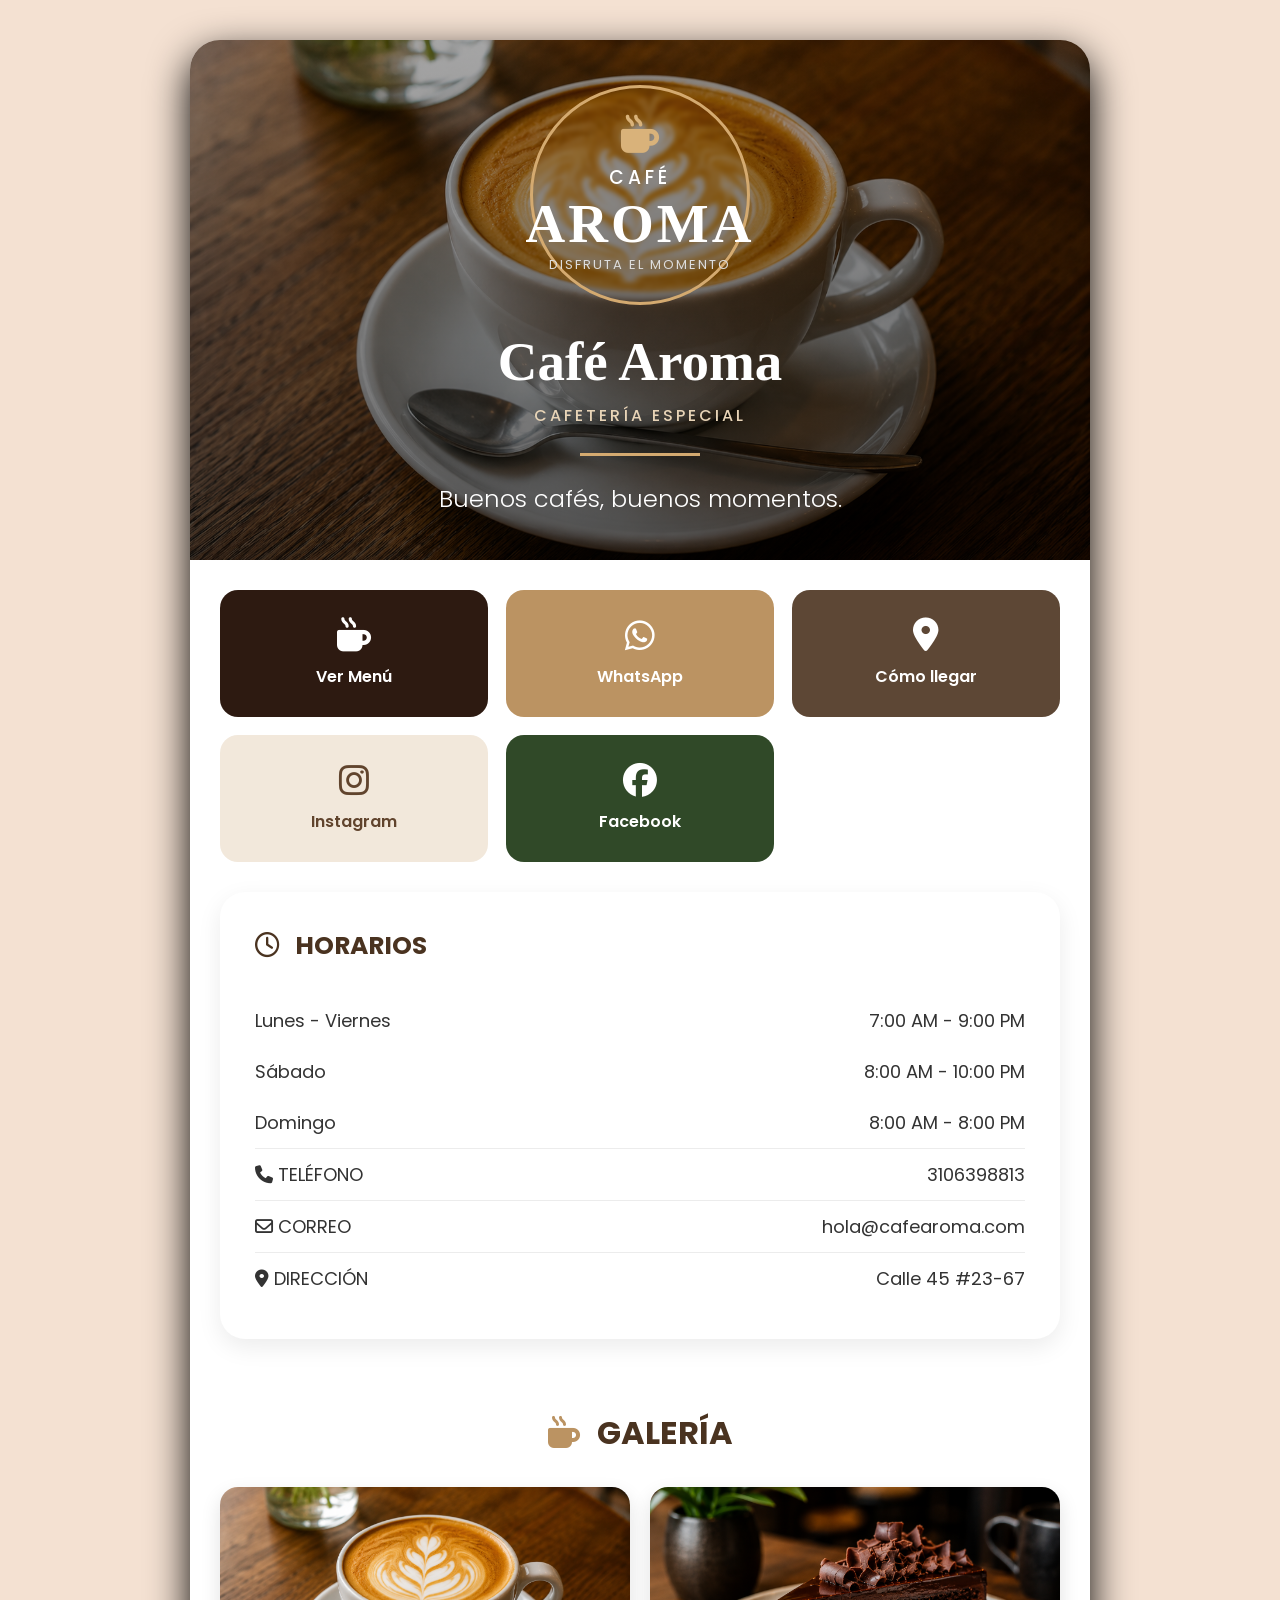
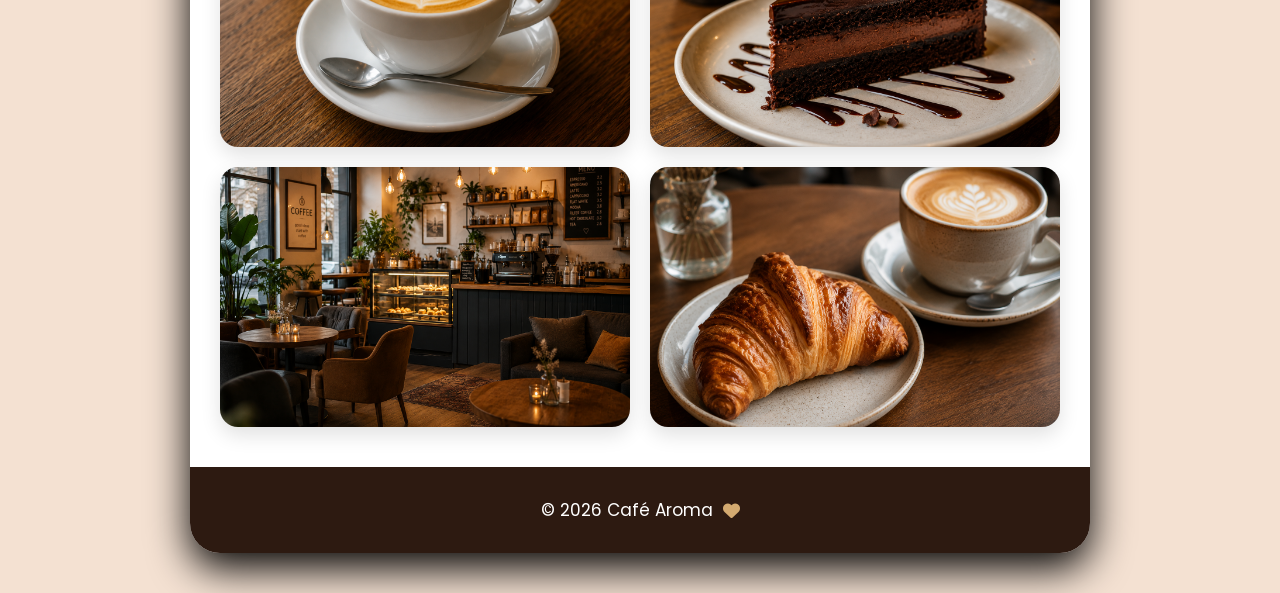
<file: index.html>
<!DOCTYPE html>
<html lang="es">

<head>

    <meta charset="UTF-8">
    <meta name="viewport" content="width=device-width, initial-scale=1.0">

    <title>Café Aroma</title>

    <!-- Google Fonts -->
    <link href="https://fonts.googleapis.com/css2?family=Poppins:wght@300;400;500;600;700&display=swap"
        rel="stylesheet">

    <!-- Font Awesome -->
    <link rel="stylesheet"
        href="https://cdnjs.cloudflare.com/ajax/libs/font-awesome/6.6.0/css/all.min.css">

    <link rel="stylesheet" href="style.css">

</head>

<body>

<div class="container">

<!-- HERO -->

<header class="hero">

<div class="overlay">

<div class="logo">

<i class="fa-solid fa-mug-hot"></i>

<h3>CAFÉ</h3>

<h1>AROMA</h1>

<p>DISFRUTA EL MOMENTO</p>

</div>

<h2>Café Aroma</h2>

<h4>Cafetería Especial</h4>

<div class="linea"></div>

<p class="frase">

Buenos cafés, buenos momentos.

</p>

</div>

</header>

<!-- BOTONES -->

<section class="botones">

<a href="menu.html" class="btn oscuro">

<i class="fa-solid fa-mug-hot"></i>

<span>Ver Menú</span>

</a>

<a href="https://wa.me/573106398813" class="btn cafe">

<i class="fa-brands fa-whatsapp"></i>

<span>WhatsApp</span>

</a>

<a href="https://www.google.com/maps/@4.636672,-74.186752,14z?entry=ttu&g_ep=EgoyMDI2MDYyNC4wIKXMDSoASAFQAw%3D%3D" class="btn marron">

<i class="fa-solid fa-location-dot"></i>

<span>Cómo llegar</span>

</a>

<a href="https://www.instagram.com/accounts/login/?next=%2Fexplore%2Flocations%2F584490392%2Finstragram%2F&source=desktop_nav" class="btn claro">

<i class="fa-brands fa-instagram"></i>

<span>Instagram</span>

</a>

<a href="https://www.facebook.com/login/device-based/regular/login/?login_attempt=1" class="btn verde">

<i class="fa-brands fa-facebook"></i>

<span>Facebook</span>

</a>

</section>

<!-- INFORMACIÓN -->

<section class="card">

<h3>

<i class="fa-regular fa-clock"></i>

HORARIOS

</h3>

<div class="fila">

<p>Lunes - Viernes</p>

<p>7:00 AM - 9:00 PM</p>

</div>

<div class="fila">

<p>Sábado</p>

<p>8:00 AM - 10:00 PM</p>

</div>

<div class="fila">

<p>Domingo</p>

<p>8:00 AM - 8:00 PM</p>

</div>

<hr>

<div class="fila">

<p>

<i class="fa-solid fa-phone"></i>

TELÉFONO

</p>

<p>3106398813</p>

</div>

<hr>

<div class="fila">

<p>

<i class="fa-regular fa-envelope"></i>

CORREO

</p>

<p>hola@cafearoma.com</p>

</div>

<hr>

<div class="fila">

<p>

<i class="fa-solid fa-location-dot"></i>

DIRECCIÓN

</p>

<p>Calle 45 #23-67</p>

</div>

</section>

<!-- GALERÍA -->

<section class="galeria">

<h2>

<i class="fa-solid fa-mug-hot"></i>

GALERÍA

</h2>

<div class="imagenes">

<img src="img/cafe.jpg">

<img src="img/pastel.jpg">

<img src="img/Interior.jpg">

<img src="img/croissant.jpg">

</div>

</section>

<footer>

<p>

© 2026 Café Aroma

</p>

<i class="fa-solid fa-heart"></i>

</footer>

</div>

</body>

</html>
</file>
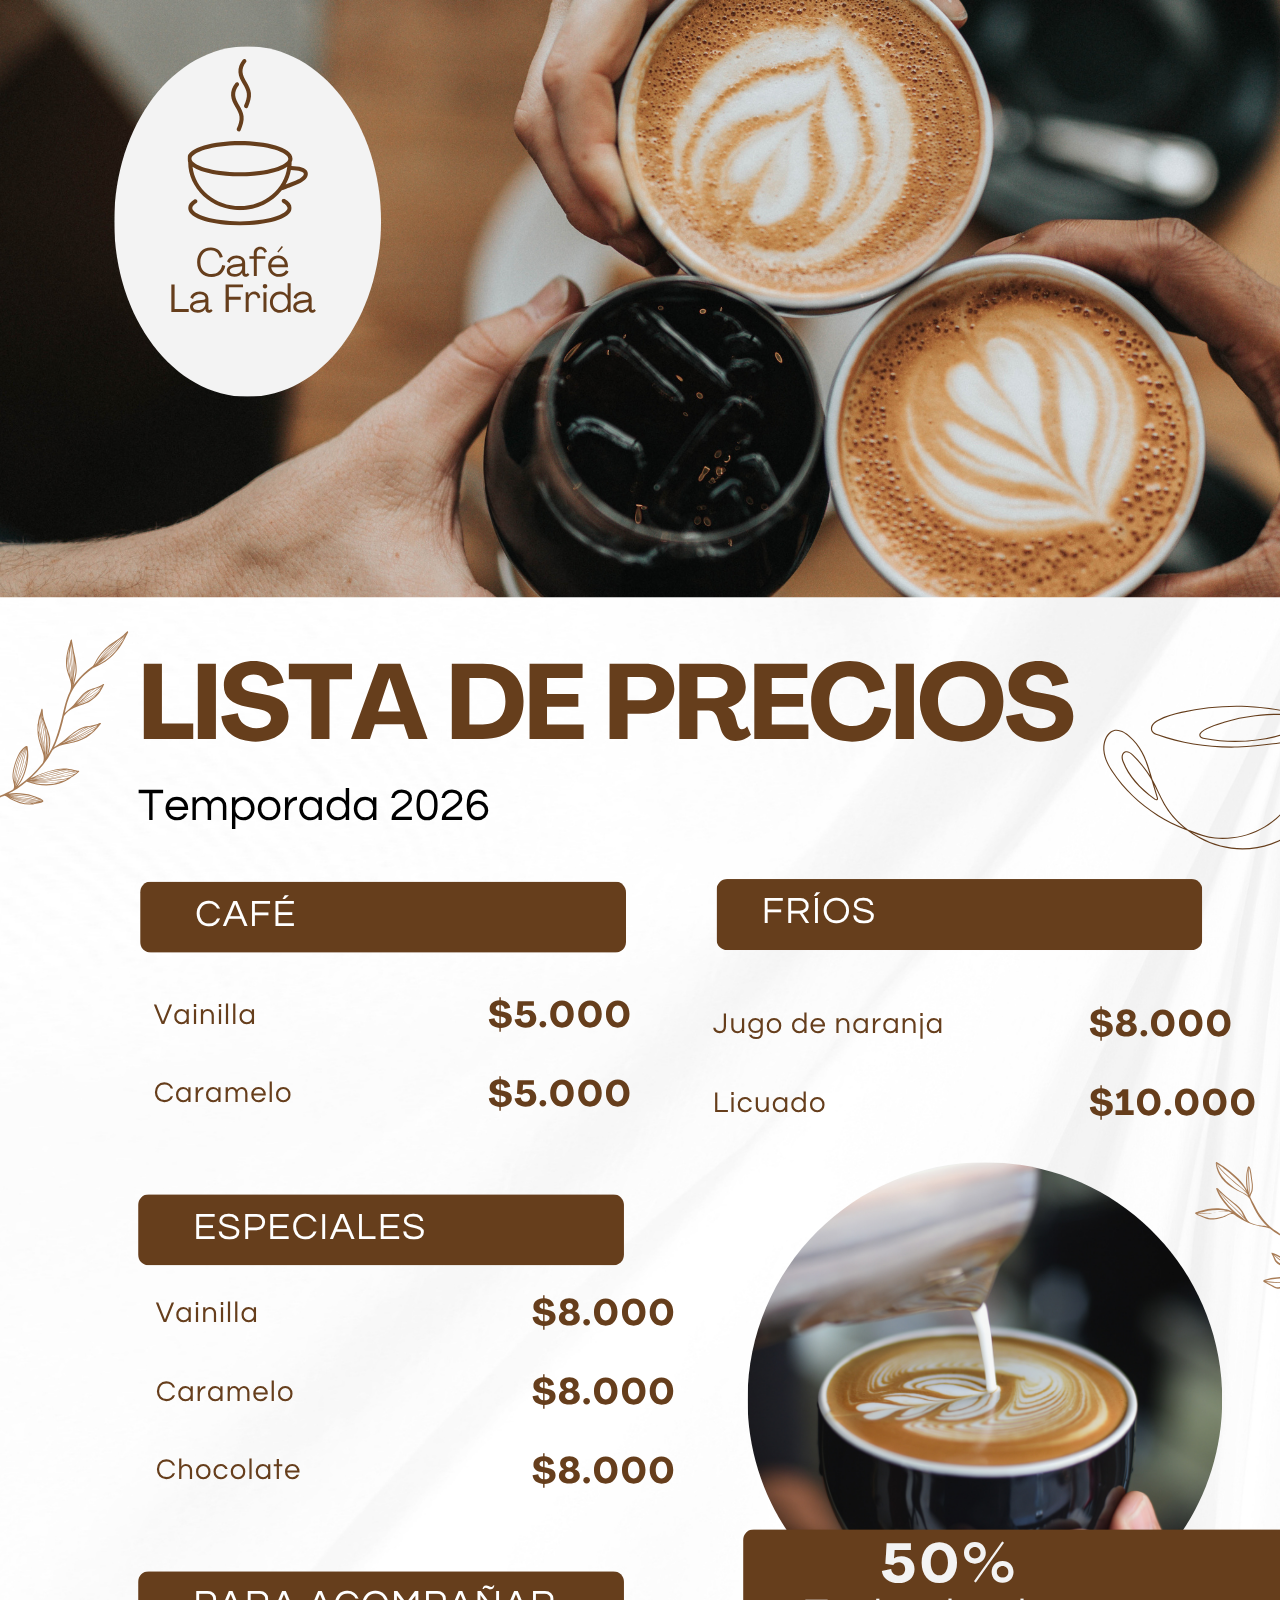
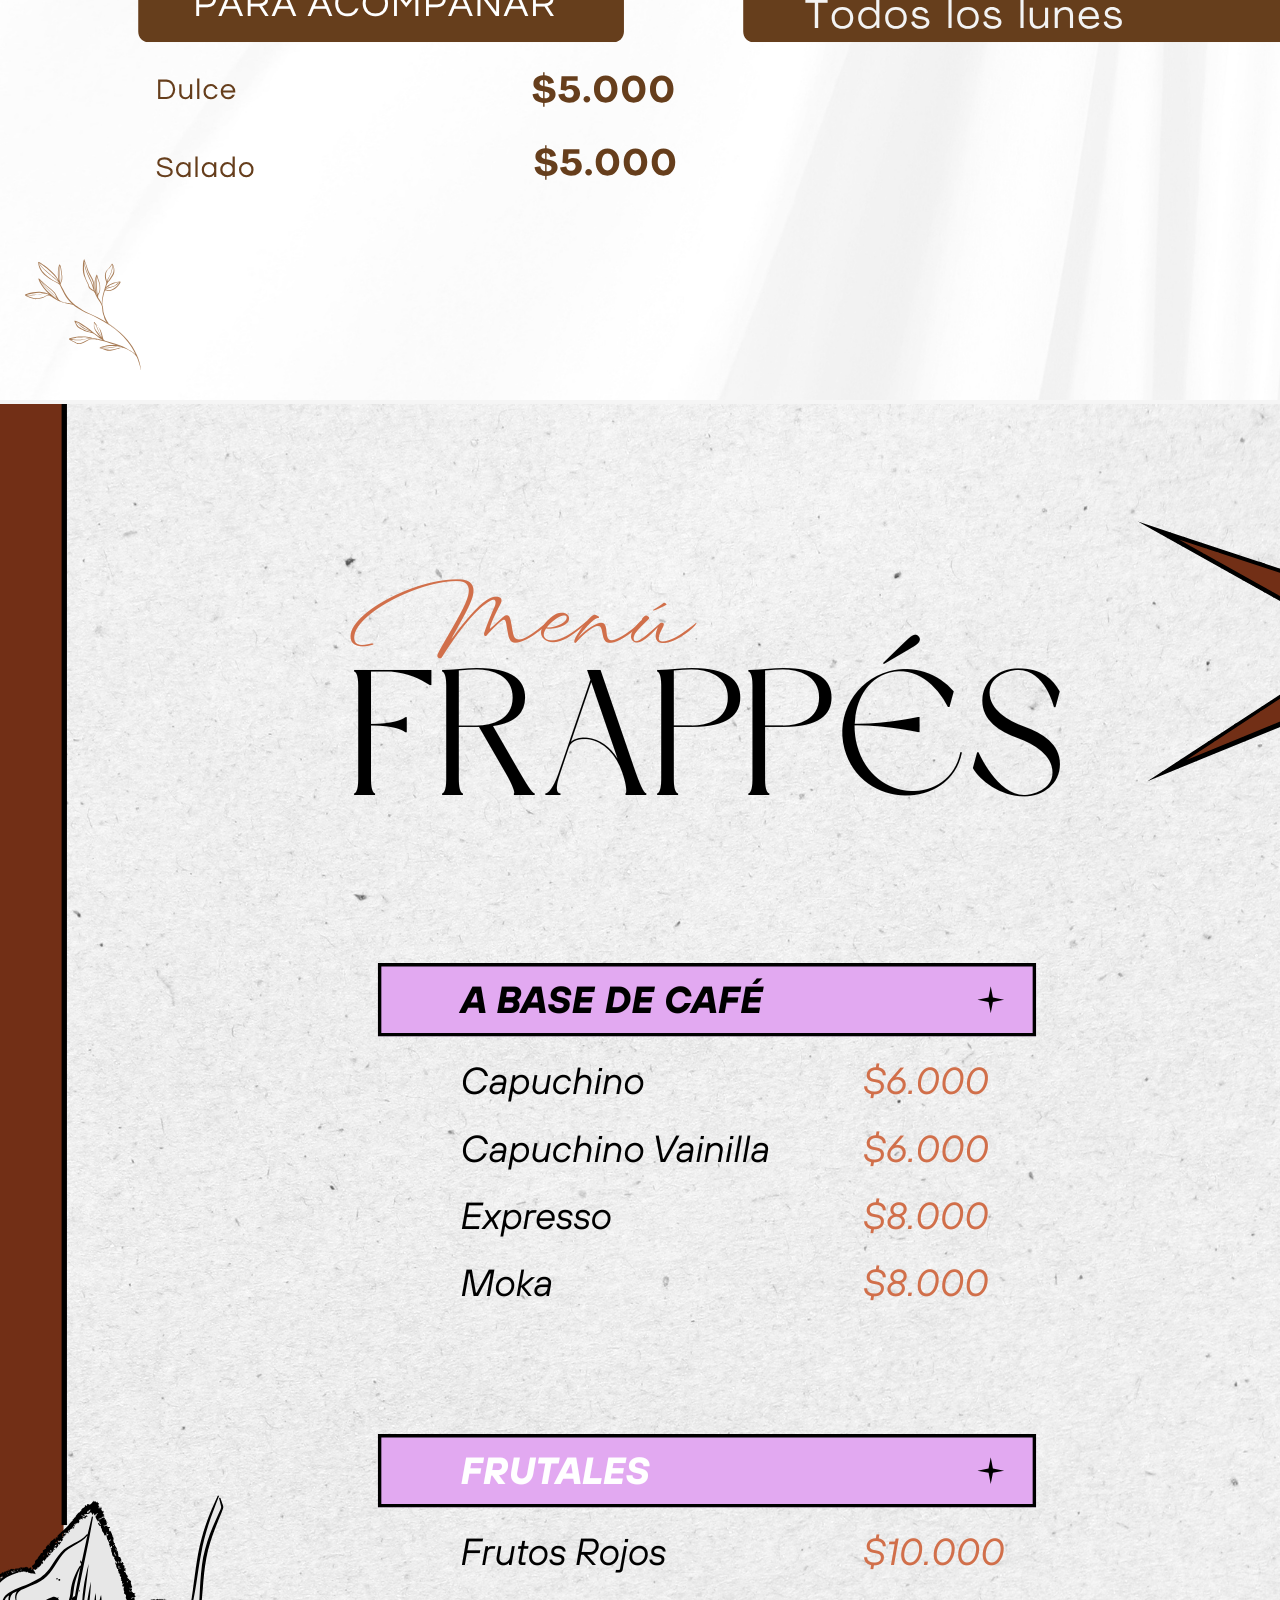
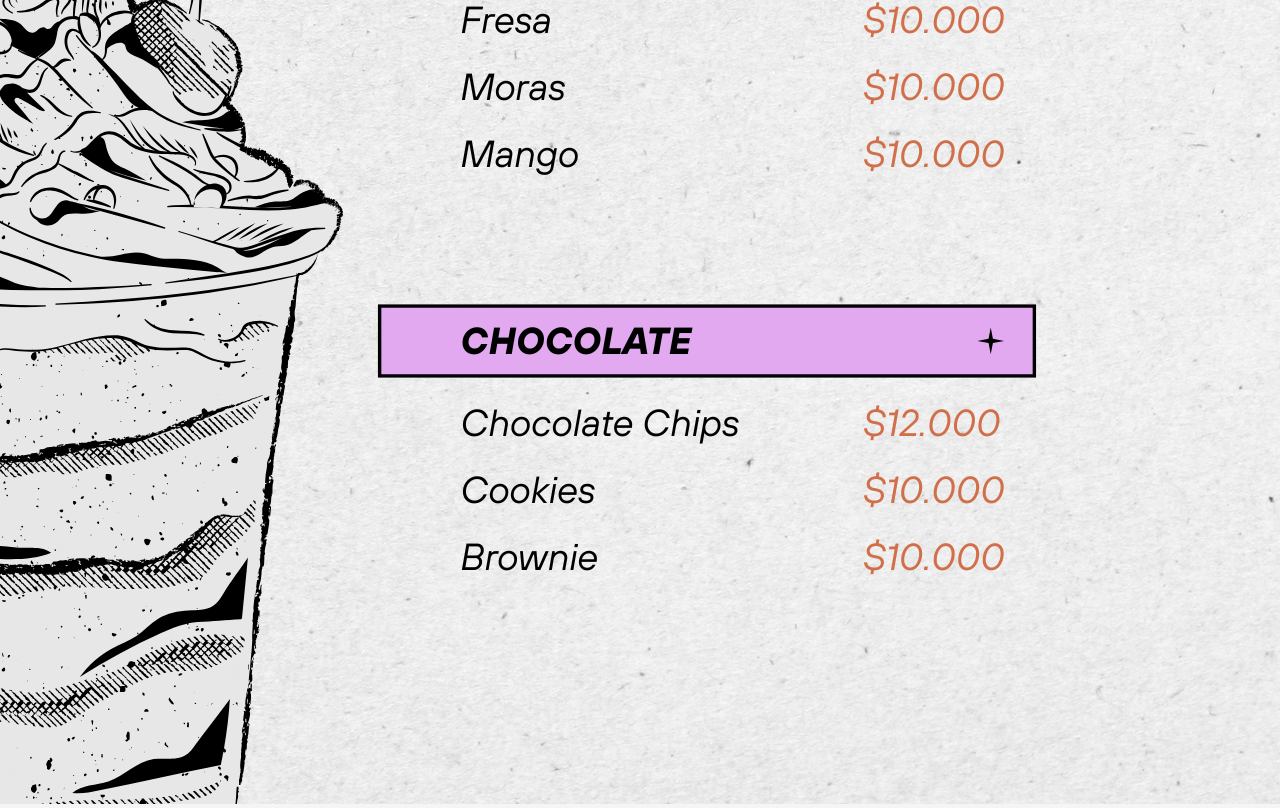
<file: menu.html>
<!DOCTYPE html>
<html lang="en">
<head>
    <meta charset="UTF-8">
    <meta name="viewport" content="width=device-width, initial-scale=1.0">
    <title>Document</title>
    <link rel="stylesheet" href="menu.css">
</head>
<body>
    
<img class="menu1" src="./img/menu1.png" alt="">
<img class="menufrappes" src="./img/menufrappes.png" alt="">

</body>
</html>
</file>
<file: style.css>
*{
    margin:0;
    padding:0;
    box-sizing:border-box;
}

body{
    font-family:'Poppins',sans-serif;
    background:#f4e1d2;
    display:flex;
    justify-content:center;
    padding:40px 15px;
    color:#333;
}

.container{
    width:100%;
    max-width:900px;
    background:#fff;
    border-radius:30px;
    overflow:hidden;
    box-shadow:0 15px 40px rgba(0,0,0,15);
}

/*======================
        HERO
=======================*/

.hero{
    height:520px;
    background:url("img/cafe.jpg") center center;
    background-size:cover;
    position:relative;
}

.overlay{
    width:100%;
    height:100%;
    background:linear-gradient(
    rgba(0,0,0,.35),
    rgba(0,0,0,.60));
    display:flex;
    flex-direction:column;
    justify-content:center;
    align-items:center;
    color:white;
    text-align:center;
    padding:20px;
}

.logo{

    width:220px;
    height:220px;
    border:3px solid #d4aa70;
    border-radius:50%;

    display:flex;
    flex-direction:column;
    justify-content:center;
    align-items:center;

    margin-bottom:25px;

}

.logo i{

    font-size:38px;
    color:#d9b27a;

}

.logo h3{

    letter-spacing:4px;
    margin-top:10px;
    font-weight:500;

}

.logo h1{

    font-size:55px;
    letter-spacing:3px;
    font-family:Georgia, serif;

}

.logo p{

    font-size:13px;
    letter-spacing:2px;
    color:#ddd;

}

.hero h2{

    font-size:55px;
    font-family:Georgia, serif;
    margin-bottom:10px;

}

.hero h4{

    letter-spacing:3px;
    font-weight:500;
    color:#e8d4b7;
    text-transform:uppercase;

}

.linea{

    width:120px;
    height:3px;
    background:#d4aa70;
    margin:25px 0;

}

.frase{

    font-size:24px;
    font-weight:300;

}

/*====================
      BOTONES
=====================*/

.botones{

    display:grid;
    grid-template-columns:repeat(3,1fr);
    gap:18px;

    padding:30px;

}

.btn{

    text-decoration:none;
    color:white;

    border-radius:18px;

    display:flex;
    flex-direction:column;
    justify-content:center;
    align-items:center;

    padding:28px 10px;

    transition:.35s;

    font-weight:600;

}

.btn i{

    font-size:34px;
    margin-bottom:12px;

}

.btn:hover{

    transform:translateY(-8px);

}

.oscuro{

    background:#2d1a11;

}

.cafe{

    background:#bb9362;

}

.marron{

    background:#5d4735;

}

.claro{

    background:#f2e8db;
    color:#61442d;

}

.verde{

    background:#304928;

}

/*=====================
        CARD
======================*/

.card{

    background:white;

    margin:0 30px 30px;

    border-radius:25px;

    box-shadow:0 8px 25px rgba(0,0,0,.08);

    padding:35px;

}

.card h3{

    margin-bottom:30px;

    font-size:25px;

    color:#4a3320;

}

.card h3 i{

    margin-right:10px;

}

.fila{

    display:flex;
    justify-content:space-between;
    align-items:center;

    padding:12px 0;

}

.fila p{

    font-size:18px;

}

.card hr{

    border:none;
    border-top:1px solid #ececec;
}

/*=====================
        GALERÍA
======================*/

.galeria{

    padding:40px 30px;

}

.galeria h2{

    text-align:center;
    color:#4a3320;
    font-size:32px;
    margin-bottom:30px;

}

.galeria h2 i{

    color:#bb9362;
    margin-right:10px;

}

.imagenes{

    display:grid;
    grid-template-columns:repeat(2,1fr);
    gap:20px;

}

.imagenes img{

    width:100%;
    height:260px;

    object-fit:cover;

    border-radius:18px;

    transition:.4s;

    box-shadow:0 8px 20px rgba(0,0,0,.12);

}

.imagenes img:hover{

    transform:scale(1.05);

    box-shadow:0 12px 30px rgba(0,0,0,.18);

}

/*=====================
        FOOTER
======================*/

footer{

    background:#2d1a11;

    color:white;

    padding:30px;

    display:flex;

    justify-content:center;

    align-items:center;

    gap:10px;

    font-size:17px;

}

footer i{

    color:#d4aa70;

}

/*=====================
    EFECTOS GENERALES
======================*/

.card,
.btn,
.imagenes img,
.container{

    transition:.35s;

}

.card:hover{

    transform:translateY(-4px);

    box-shadow:0 15px 35px rgba(0,0,0,.12);

}

.btn:hover{

    opacity:.95;

}

.logo{

    backdrop-filter:blur(2px);

}

/*=====================
      RESPONSIVE
======================*/

@media(max-width:900px){

.botones{

grid-template-columns:repeat(2,1fr);

}

.hero{

height:470px;

}

.hero h2{

font-size:42px;

}

.logo{

width:180px;
height:180px;

}

.logo h1{

font-size:42px;

}

}

@media(max-width:650px){

.container{

border-radius:18px;

}

.hero{

height:420px;

}

.hero h2{

font-size:34px;

}

.hero h4{

font-size:13px;

}

.frase{

font-size:18px;

}

.botones{

grid-template-columns:1fr;

padding:20px;

}

.card{

margin:20px;

padding:25px;

}

.fila{

flex-direction:column;

align-items:flex-start;

gap:5px;

}

.fila p{

font-size:16px;

}

.imagenes{

grid-template-columns:1fr;

}

.imagenes img{

height:230px;

}

.galeria{

padding:20px;

}

footer{

flex-direction:column;

font-size:15px;

}

}

@media(max-width:450px){

.logo{

width:150px;
height:150px;

}

.logo h1{

font-size:34px;

}

.logo h3{

font-size:16px;

}

.logo p{

font-size:10px;

}

.hero h2{

font-size:28px;

}

.frase{

font-size:16px;

}

.btn{

padding:22px 10px;

}

.btn i{

font-size:28px;

}

.galeria h2{

font-size:26px;

}

}

/*=====================
    SCROLL SUAVE
======================*/

html{

scroll-behavior:smooth;

}
</file>
<file: menu.css>
/* ============================
   CONFIGURACIÓN GENERAL
============================ */

*{
    margin:0;
    padding:0;
    box-sizing:border-box;
}

html{
    scroll-behavior:smooth;
}

body{
    background:#f5f5f5;
    overflow-x:hidden;
    font-family:Arial, Helvetica, sans-serif;
}

/* ============================
   CONTENEDOR DEL MENÚ
============================ */

.menu{
    width:100%;
    display:flex;
    flex-direction:column;
    align-items:center;
    gap:0; /* Cambia a 20px si quieres separación */
}

/* ============================
   IMÁGENES DEL MENÚ
============================ */

.menu img{
    width:100%;
    max-width:900px;
    height:auto;
    display:block;
}

/* ============================
   TABLETS
============================ */

@media (max-width:768px){

    .menu img{
        max-width:100%;
    }

}

/* ============================
   CELULARES
============================ */

@media (max-width:480px){

    .menu img{
        max-width:100%;
    }

}
</file>
